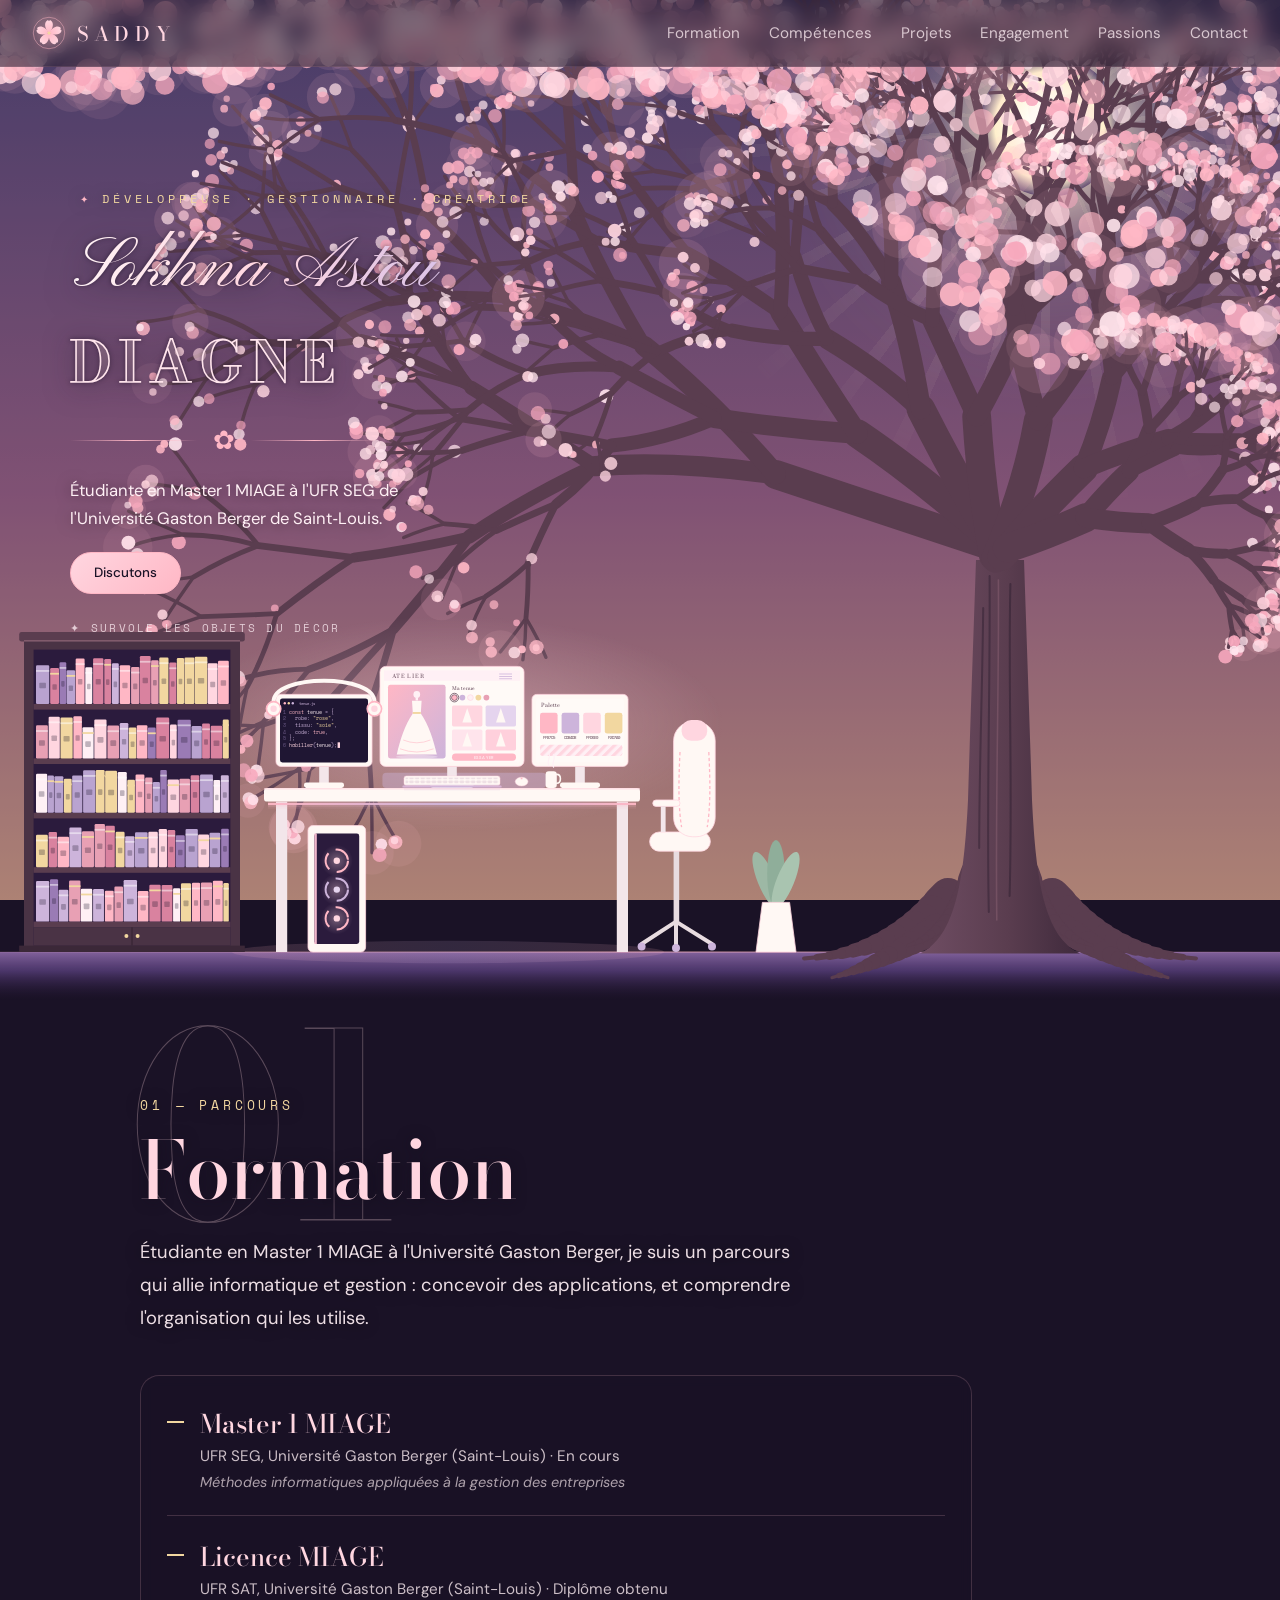
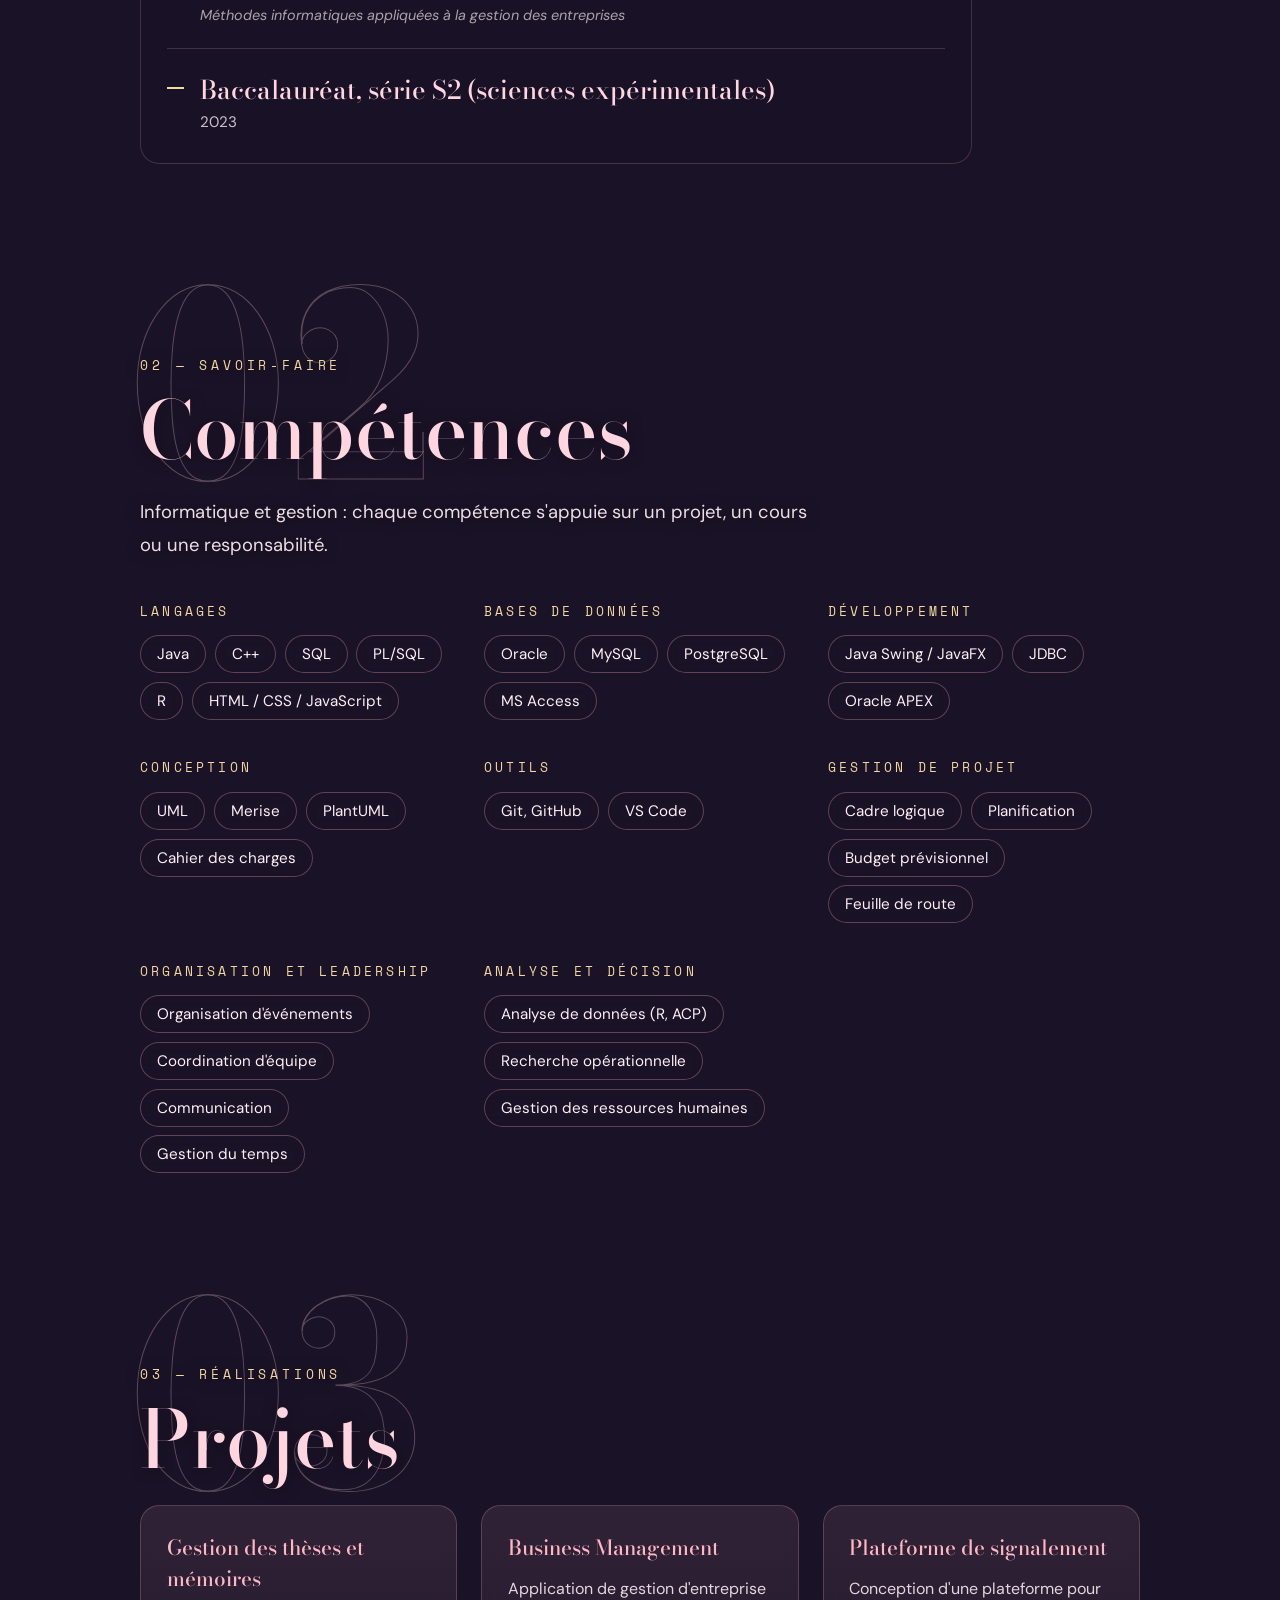
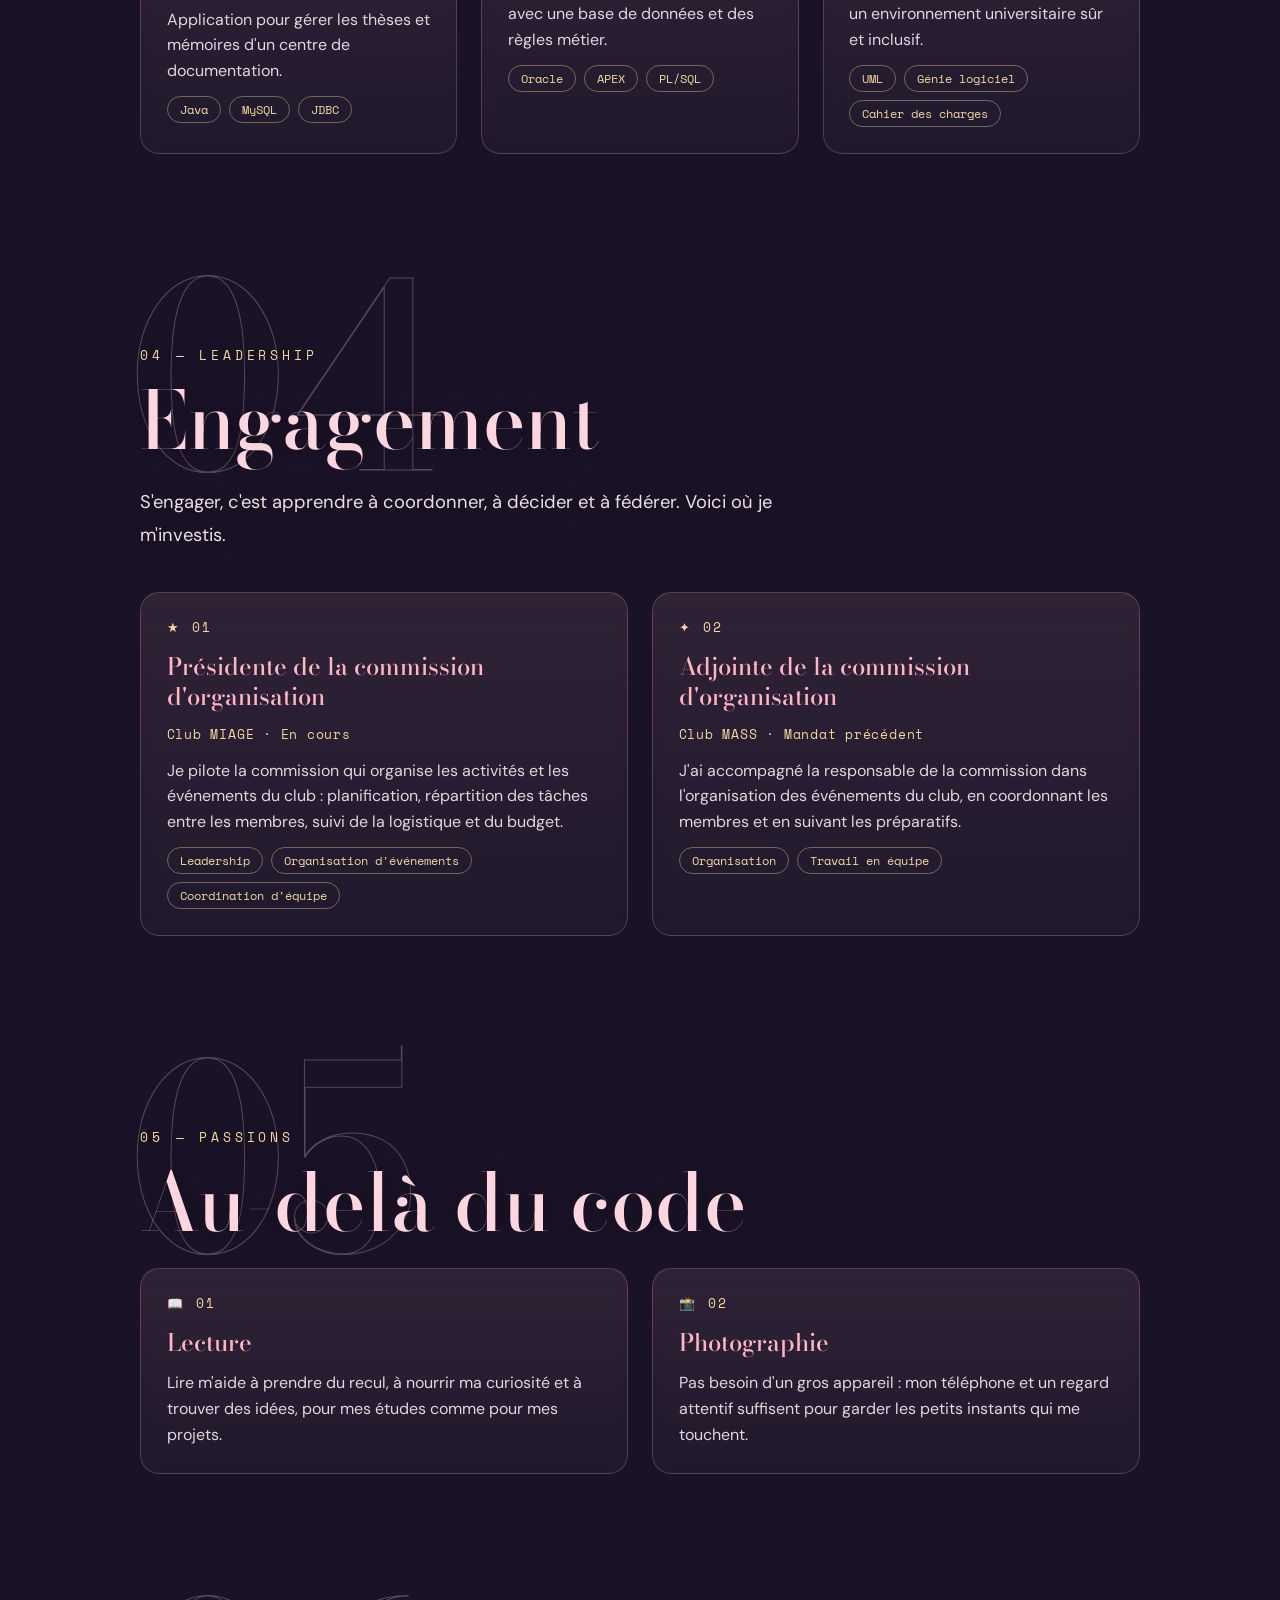
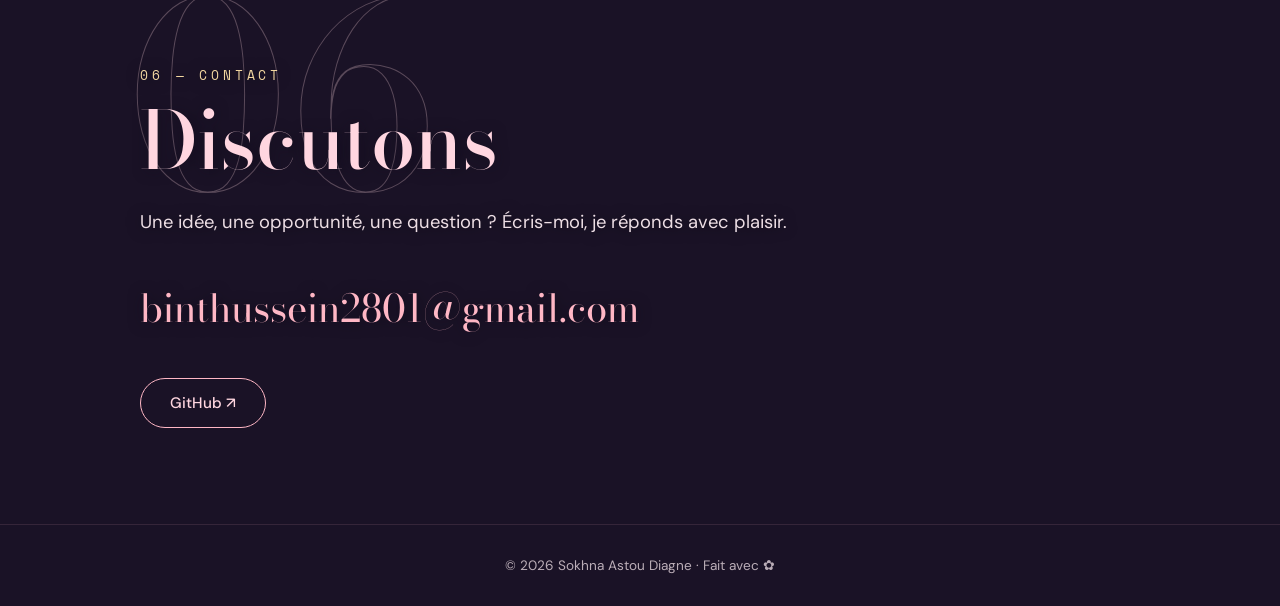
<file: index.html>
<!DOCTYPE html>
<html lang="fr">
  <head>
    <meta charset="UTF-8" />
    <meta name="viewport" content="width=device-width, initial-scale=1.0" />
    <title>Sokhna Astou Diagne · Portfolio</title>
        <meta name="description" content="Portfolio de Sokhna Astou Diagne : étudiante en Master 1 MIAGE, développeuse et gestionnaire." />
    <meta name="theme-color" content="#1a1226" />
    <meta property="og:type" content="website" />
    <meta property="og:title" content="Sokhna Astou Diagne · Portfolio" />
    <meta property="og:description" content="Étudiante en Master 1 MIAGE, développeuse et gestionnaire. Découvrez mon parcours et mes projets." />
    <link
      rel="icon"
      href="data:image/svg+xml,%3Csvg xmlns='http://www.w3.org/2000/svg' viewBox='0 0 40 40'%3E%3Crect width='40' height='40' rx='10' fill='%231a1226'/%3E%3Cg fill='%23ffb7c5'%3E%3Cellipse cx='20' cy='12' rx='5' ry='8'/%3E%3Cellipse cx='20' cy='12' rx='5' ry='8' transform='rotate(72 20 20)'/%3E%3Cellipse cx='20' cy='12' rx='5' ry='8' transform='rotate(144 20 20)'/%3E%3Cellipse cx='20' cy='12' rx='5' ry='8' transform='rotate(216 20 20)'/%3E%3Cellipse cx='20' cy='12' rx='5' ry='8' transform='rotate(288 20 20)'/%3E%3C/g%3E%3Ccircle cx='20' cy='20' r='2.6' fill='%23f2d7a0'/%3E%3C/svg%3E"
    />

    <link rel="preconnect" href="https://fonts.googleapis.com" />
    <link rel="preconnect" href="https://fonts.gstatic.com" crossorigin />
    <link
      href="https://fonts.googleapis.com/css2?family=Bodoni+Moda:wght@400;500;600&family=Pinyon+Script&family=DM+Sans:wght@400;500&family=Space+Mono&display=swap"
      rel="stylesheet"
    />

    <link rel="stylesheet" href="style.css" />
  </head>
  <body>
    <!-- ÉCRAN D'INTRO -->
    <div class="intro" id="intro">
      <!-- La fée -->
      <div class="intro-fee" id="intro-fee" aria-hidden="true">
        <svg viewBox="0 0 120 140" xmlns="http://www.w3.org/2000/svg">
          <defs>
            <linearGradient id="sc-ombre" x1="0" y1="0" x2="0" y2="1">
  <stop offset="0" stop-color="#8d6aa8" stop-opacity="0.9" />
  <stop offset="0.4" stop-color="#5b4180" stop-opacity="0.75" />
  <stop offset="1" stop-color="#2b1b3d" stop-opacity="0" />
</linearGradient>
            <linearGradient id="g-robe" x1="0" y1="0" x2="0" y2="1">
              <stop offset="0" stop-color="#ffd6e0" />
              <stop offset="1" stop-color="#cdb4db" stop-opacity="0.85" />
            </linearGradient>
            <radialGradient id="g-lueur">
              <stop offset="0" stop-color="#fff6d8" />
              <stop offset="1" stop-color="#f2d7a0" stop-opacity="0" />
            </radialGradient>
          </defs>

          <g class="aile aile-g">
            <ellipse cx="36" cy="31" rx="29" ry="7.5" transform="rotate(40.8 36 31)" fill="url(#g-aile)" stroke="#ffd6e0" stroke-opacity="0.6" stroke-width="0.6" />
            <ellipse cx="40" cy="64" rx="23" ry="6" transform="rotate(-37.9 40 64)" fill="url(#g-aile)" stroke="#ffd6e0" stroke-opacity="0.6" stroke-width="0.6" />
          </g>
          <g class="aile aile-d">
            <ellipse cx="84" cy="31" rx="29" ry="7.5" transform="rotate(-40.8 84 31)" fill="url(#g-aile)" stroke="#ffd6e0" stroke-opacity="0.6" stroke-width="0.6" />
            <ellipse cx="80" cy="64" rx="23" ry="6" transform="rotate(37.9 80 64)" fill="url(#g-aile)" stroke="#ffd6e0" stroke-opacity="0.6" stroke-width="0.6" />
          </g>

          <path d="M57 116 C56 124 58 130 57 137" fill="none" stroke="#8b5a3c" stroke-width="3.2" stroke-linecap="round" />
          <path d="M63 116 C66 123 65 130 67 136" fill="none" stroke="#8b5a3c" stroke-width="3.2" stroke-linecap="round" />

          <path d="M53 62 C46 84 40 102 30 124 C44 114 62 116 80 126 C74 104 69 82 67 62 Z" fill="url(#g-robe)" opacity="0.95" />
          <path d="M56 63 C52 90 54 110 60 134 C76 112 82 92 66 63 Z" fill="#fff0f5" opacity="0.25" />

          <path d="M51 49 C55 45.5 65 45.5 69 49 L68 53 L52 53 Z" fill="#8b5a3c" />
          <path d="M52 52 L68 52 L67 63 C63 65 57 65 53 63 Z" fill="url(#g-robe)" />

          <path d="M52 50 C45 57 41 65 40 74" fill="none" stroke="#8b5a3c" stroke-width="3.6" stroke-linecap="round" />
          <path d="M68 50 C76 49 83 45 89 38" fill="none" stroke="#8b5a3c" stroke-width="3.6" stroke-linecap="round" />

          <circle cx="91" cy="35" r="9" fill="url(#g-lueur)" />
          <circle cx="91" cy="35" r="2.6" fill="#fff6d8" />

          <path d="M57.8 40 h4.4 v7 h-4.4 z" fill="#8b5a3c" />
          <circle cx="60" cy="25" r="11" fill="#2b1b24" />
          <circle cx="60" cy="34" r="7.5" fill="#8b5a3c" />
                      <!-- Les pétales tombés sur le sol (créés par script.js) -->
            <g id="sol-petales"></g>
        </svg>
      </div>

      <div class="intro-contenu">
        <p class="intro-label" id="intro-label">&nbsp;</p>

        <p class="intro-compteur" id="intro-compteur">
          <span>0</span><span>0</span><span>0</span>
        </p>

        <p class="intro-coord">14.69°N · 17.44°W · Dakar</p>
        <p class="intro-passer">Cliquez ou appuyez sur une touche pour passer</p>
      </div>
    </div>

    <!-- LE CIEL : change avec le défilement (géré par script.js) -->
    <div class="ciel" id="ciel" aria-hidden="true">
      <div class="soleil"></div>
      <div class="ciel-etoiles" id="ciel-etoiles"></div>
    </div>

    <!-- Les pétales qui tombent sur toute la page (remplis par script.js) -->
    <div class="petales" aria-hidden="true"></div>

    <!-- MENU -->
    <header class="menu">
      <a href="#accueil" class="logo" aria-label="Retour à l'accueil">
        <svg class="logo-embleme" viewBox="0 0 40 40" aria-hidden="true">
          <defs>
            <linearGradient id="g-petale" x1="0" y1="0" x2="0" y2="1">
              <stop offset="0" stop-color="#ffd6e0" />
              <stop offset="1" stop-color="#ffb7c5" />
            </linearGradient>
            <path
              id="petale-logo"
              d="M20 20 C15 15 14 8 17.5 5.5 C18.8 4.6 19.6 5.2 20 6.2 C20.4 5.2 21.2 4.6 22.5 5.5 C26 8 25 15 20 20 Z"
            />
          </defs>
          <circle cx="20" cy="20" r="18.5" fill="none" stroke="#ffb7c5" stroke-opacity="0.55" stroke-width="1" />
          <g fill="url(#g-petale)">
            <use href="#petale-logo" />
            <use href="#petale-logo" transform="rotate(72 20 20)" />
            <use href="#petale-logo" transform="rotate(144 20 20)" />
            <use href="#petale-logo" transform="rotate(216 20 20)" />
            <use href="#petale-logo" transform="rotate(288 20 20)" />
          </g>
          <circle cx="20" cy="20" r="1.8" fill="#f2d7a0" />
        </svg>
        <span class="logo-texte">SADDY</span>
      </a>
            <nav>
        <a href="#formation">Formation</a>
        <a href="#competences">Compétences</a>
        <a href="#projets">Projets</a>
        <a href="#engagement">Engagement</a>
        <a href="#passions">Passions</a>
        <a href="#contact">Contact</a>
      </nav>
    </header>

    <main>
      <!-- ACCUEIL -->
      <section class="hero" id="accueil">
        <div class="hero-texte">
                   <p class="etiquette">Développeuse · Gestionnaire · Créatrice</p>

          <h1 class="nom">
            <span class="prenom">Sokhna Astou</span>
            <span class="nom-famille">Diagne</span>
          </h1>

          <div class="ornement" aria-hidden="true">
            <span class="trait"></span>
            <span class="fleur">✿</span>
            <span class="trait"></span>
          </div>

                   <p class="presentation">
            Étudiante en Master 1 MIAGE à l'UFR SEG de l'Université Gaston Berger de Saint&#8209;Louis.
          </p>

                  <div class="boutons">
            <a href="#contact" class="bouton">Discutons</a>
            <a href="#" class="bouton bouton-contour" id="lien-cv" download hidden>Télécharger mon CV</a>
          </div>
        </div>

        <!-- LA SCÈNE : cerisier à droite, bibliothèque et setup gaming à gauche -->
        <div class="scene" id="scene" aria-hidden="true">
          <svg id="scene-svg" viewBox="0 0 1600 1250" xmlns="http://www.w3.org/2000/svg">
            <defs>
              <linearGradient id="sc-ecorce" x1="0" y1="0" x2="1" y2="0">
                <stop offset="0" stop-color="#6f4d63" />
                <stop offset="0.55" stop-color="#5a3d4f" />
                <stop offset="1" stop-color="#3f2a3c" />
              </linearGradient>
              <linearGradient id="sc-sol" gradientUnits="userSpaceOnUse" x1="0" y1="0" x2="1600" y2="0">
                <stop offset="0" stop-color="#ffb7c5" stop-opacity="0.1" />
                <stop offset="0.5" stop-color="#ffb7c5" stop-opacity="0.55" />
                <stop offset="1" stop-color="#ffb7c5" stop-opacity="0.1" />
              </linearGradient>
              <linearGradient id="sc-ombre" x1="0" y1="0" x2="0" y2="1">
                <stop offset="0" stop-color="#120c1c" stop-opacity="0.35" />
                <stop offset="1" stop-color="#120c1c" stop-opacity="0.9" />
              </linearGradient>
              <radialGradient id="sc-lueur">
                <stop offset="0" stop-color="#ffd6e0" stop-opacity="0.35" />
                <stop offset="1" stop-color="#ffd6e0" stop-opacity="0" />
              </radialGradient>
              <linearGradient id="sc-led" gradientUnits="userSpaceOnUse" x1="330" y1="0" x2="800" y2="0">
                <stop offset="0" stop-color="#ffb7c5" />
                <stop offset="0.5" stop-color="#cdb4db" />
                <stop offset="1" stop-color="#ffb7c5" />
              </linearGradient>
              <linearGradient id="sc-ecran-mode" x1="0" y1="0" x2="1" y2="1">
                <stop offset="0" stop-color="#ffb7c5" />
                <stop offset="1" stop-color="#cdb4db" />
              </linearGradient>
              <pattern id="sc-touches" width="7" height="5" patternUnits="userSpaceOnUse">
                <rect x="0.7" y="0.6" width="5.4" height="3.4" rx="1" fill="#efe0e5" />
              </pattern>
              <pattern id="sc-rayures" width="8" height="8" patternUnits="userSpaceOnUse" patternTransform="rotate(45)">
                <rect width="8" height="8" fill="#fff0f5" />
                <rect width="4" height="8" fill="#ffd6e0" />
              </pattern>
            </defs>

            <!-- Le sol -->
            <rect x="0" y="1190" width="1600" height="60" fill="url(#sc-ombre)" />
            <line x1="0" y1="1190" x2="1600" y2="1190" stroke="url(#sc-sol)" stroke-width="2" />

            <!-- Le cerisier : racines, tronc, branches (remplis par script.js) -->
            <g id="arbre"></g>
            <!-- Le plafond de fleurs (rempli par script.js) -->
            <g id="canopee"></g>

            <!-- ====== CÔTÉ GAUCHE : LES OBJETS ====== -->

            <!-- Lueur des écrans sur le mur -->
            <ellipse cx="565" cy="905" rx="340" ry="135" fill="url(#sc-lueur)" />
            <ellipse cx="560" cy="1190" rx="270" ry="14" fill="url(#sc-led)" opacity="0.14" />

            <!-- La tour du PC, sous le bureau -->
            <g id="tour">
              <rect x="385" y="1032" width="72" height="158" rx="6" fill="#fff8f4" stroke="#ffd6e0" stroke-width="1" />
              <rect x="393" y="1042" width="56" height="138" rx="3" fill="#2b1b3d" />
              <circle cx="421" cy="1076" r="20" fill="url(#sc-lueur)" />
              <circle cx="421" cy="1076" r="14" fill="none" stroke="#ffb7c5" stroke-width="2.5" />
              <circle cx="421" cy="1076" r="4" fill="#ffd6e0" />
              <circle cx="421" cy="1112" r="20" fill="url(#sc-lueur)" />
              <circle cx="421" cy="1112" r="14" fill="none" stroke="#cdb4db" stroke-width="2.5" />
              <circle cx="421" cy="1112" r="4" fill="#e5d4ee" />
              <circle cx="421" cy="1148" r="20" fill="url(#sc-lueur)" />
              <circle cx="421" cy="1148" r="14" fill="none" stroke="#ffb7c5" stroke-width="2.5" />
              <circle cx="421" cy="1148" r="4" fill="#ffd6e0" />
              <rect x="393" y="1042" width="3" height="138" fill="url(#sc-led)" />
            </g>

            <!-- Le bureau blanc, avec sa LED rose et lavande -->
            <g id="bureau">
              <rect x="345" y="1002" width="14" height="188" fill="#f3e6ea" />
              <rect x="771" y="1002" width="14" height="188" fill="#f3e6ea" />
              <line x1="335" y1="1005" x2="795" y2="1005" stroke="url(#sc-led)" stroke-width="12" opacity="0.1" />
              <line x1="335" y1="1005" x2="795" y2="1005" stroke="url(#sc-led)" stroke-width="7" opacity="0.2" />
              <line x1="335" y1="1005" x2="795" y2="1005" stroke="url(#sc-led)" stroke-width="2.5" opacity="0.95" />
              <rect x="330" y="985" width="470" height="17" rx="4" fill="#fff8f4" />
              <rect x="330" y="985" width="470" height="2" rx="1" fill="#ffd6e0" opacity="0.7" />
              <rect x="478" y="966" width="205" height="19" rx="5" fill="#cdb4db" opacity="0.4" />
            </g>

            <!-- ÉCRAN DE GAUCHE : le code d'une tenue -->
            <g id="ecran-code">
              <rect x="399" y="958" width="12" height="22" fill="#f3e6ea" />
              <rect x="380" y="978" width="50" height="7" rx="3" fill="#fff8f4" />
              <rect x="345" y="868" width="120" height="90" rx="6" fill="#fff8f4" stroke="#ffd6e0" stroke-width="1" />
              <rect x="350" y="873" width="110" height="80" rx="3" fill="#1f1633" />
              <circle cx="356" cy="879" r="1.5" fill="#ffb7c5" />
              <circle cx="361" cy="879" r="1.5" fill="#f2d7a0" />
              <circle cx="366" cy="879" r="1.5" fill="#cdb4db" />
              <text x="374" y="881" font-family="'Space Mono', monospace" font-size="5.2" fill="#cdb4db">tenue.js</text>

              <g font-family="'Space Mono', monospace" font-size="6.2">
                <text x="357" y="892" text-anchor="end" fill="#6b5a85">1</text>
                <text x="357" y="900.3" text-anchor="end" fill="#6b5a85">2</text>
                <text x="357" y="908.6" text-anchor="end" fill="#6b5a85">3</text>
                <text x="357" y="916.9" text-anchor="end" fill="#6b5a85">4</text>
                <text x="357" y="925.2" text-anchor="end" fill="#6b5a85">5</text>
                <text x="357" y="933.5" text-anchor="end" fill="#6b5a85">6</text>

                <text x="361" y="892"><tspan fill="#ffb7c5">const</tspan> <tspan fill="#fff0f5">tenue</tspan> <tspan fill="#cdb4db">= {</tspan></text>
                <text x="361" y="900.3"><tspan dx="8" fill="#cdb4db">robe:</tspan> <tspan fill="#f2d7a0">"rose"</tspan><tspan fill="#cdb4db">,</tspan></text>
                <text x="361" y="908.6"><tspan dx="8" fill="#cdb4db">tissu:</tspan> <tspan fill="#f2d7a0">"soie"</tspan><tspan fill="#cdb4db">,</tspan></text>
                <text x="361" y="916.9"><tspan dx="8" fill="#cdb4db">code:</tspan> <tspan fill="#ffb7c5">true</tspan><tspan fill="#cdb4db">,</tspan></text>
                <text x="361" y="925.2" fill="#cdb4db">};</text>
                <text x="361" y="933.5"><tspan fill="#ffd6e0">habiller</tspan><tspan fill="#cdb4db">(</tspan><tspan fill="#fff0f5">tenue</tspan><tspan fill="#cdb4db">);</tspan></text>
              </g>
              <rect class="curseur" x="423" y="928" width="3" height="7" fill="#ffd6e0" />
            </g>

            <!-- ÉCRAN DU CENTRE : le dressing virtuel -->
            <g id="ecran-mode">
              <rect x="559" y="958" width="12" height="22" fill="#f3e6ea" />
              <rect x="538" y="978" width="54" height="7" rx="3" fill="#fff8f4" />
              <rect x="475" y="833" width="180" height="125" rx="7" fill="#fff8f4" stroke="#ffd6e0" stroke-width="1" />
              <rect x="480" y="838" width="170" height="115" rx="3" fill="#fffaf7" />

              <rect x="480" y="838" width="170" height="13" fill="#fff0f5" />
              <text x="490" y="847.5" font-family="'Bodoni Moda', serif" font-size="7" letter-spacing="1.5" fill="#5a3d4f">ATELIER</text>
              <rect x="624" y="842" width="16" height="1" fill="#cdb4db" />
              <rect x="624" y="845" width="16" height="1" fill="#cdb4db" />
              <rect x="624" y="848" width="16" height="1" fill="#cdb4db" />

              <!-- Le mannequin et sa robe -->
              <rect x="485" y="856" width="72" height="92" rx="3" fill="url(#sc-ecran-mode)" />
              <ellipse cx="521" cy="946" rx="26" ry="2.5" fill="#ffffff" opacity="0.35" />
              <circle cx="521" cy="868" r="4.2" fill="#fff0f5" />
              <rect x="519.5" y="871.5" width="3" height="4" fill="#fff0f5" />
              <path d="M515 876 H527 L526 892 C536 906 542 926 546 943 H496 C500 926 506 906 516 892 Z" fill="#fff8f4" />
              <rect x="516" y="890" width="10" height="2.4" fill="#f2d7a0" />
              <path d="M504 925 Q521 932 538 925" fill="none" stroke="#ffb7c5" stroke-width="0.9" opacity="0.8" />
              <path d="M500 936 Q521 944 542 936" fill="none" stroke="#ffb7c5" stroke-width="0.9" opacity="0.8" />

              <!-- Couleurs, tenues et bouton -->
              <text x="565" y="862" font-family="'Bodoni Moda', serif" font-size="6.4" fill="#5a3d4f">Ma tenue</text>
              <circle cx="568" cy="872" r="3.6" fill="#ffb7c5" stroke="#5a3d4f" stroke-width="0.8" />
              <circle cx="578" cy="872" r="3.6" fill="#cdb4db" />
              <circle cx="588" cy="872" r="3.6" fill="#fff0f5" stroke="#ffd6e0" stroke-width="0.8" />
              <circle cx="598" cy="872" r="3.6" fill="#f2d7a0" />
              <circle cx="608" cy="872" r="3.6" fill="#e8a0b4" />

              <rect x="565" y="882" width="38" height="26" rx="2" fill="#ffd6e0" />
              <rect x="607" y="882" width="38" height="26" rx="2" fill="#e5d4ee" />
              <rect x="565" y="912" width="38" height="26" rx="2" fill="#ffe4ec" />
              <rect x="607" y="912" width="38" height="26" rx="2" fill="#ffd0dc" />
              <path d="M584 885 L590 903 H578 Z" fill="#fff8f4" />
              <path d="M626 885 L632 903 H620 Z" fill="#fff8f4" />
              <path d="M584 915 L590 933 H578 Z" fill="#fff8f4" />
              <path d="M626 915 L632 933 H620 Z" fill="#fff8f4" />

              <rect x="565" y="942" width="80" height="9" rx="4.5" fill="#ffb7c5" />
              <text x="605" y="948.6" text-anchor="middle" font-family="'DM Sans', sans-serif" font-size="5.2" letter-spacing="1" fill="#ffffff">ESSAYER</text>
            </g>

            <!-- ÉCRAN DE DROITE : la palette de couleurs -->
            <g id="ecran-palette">
              <rect x="719" y="958" width="12" height="22" fill="#f3e6ea" />
              <rect x="700" y="978" width="50" height="7" rx="3" fill="#fff8f4" />
              <rect x="665" y="868" width="120" height="90" rx="6" fill="#fff8f4" stroke="#ffd6e0" stroke-width="1" />
              <rect x="670" y="873" width="110" height="80" rx="3" fill="#fffaf7" />
              <text x="676" y="884" font-family="'Bodoni Moda', serif" font-size="7" fill="#5a3d4f">Palette</text>

              <rect x="675" y="891" width="22" height="26" rx="3" fill="#ffb7c5" />
              <rect x="702" y="891" width="22" height="26" rx="3" fill="#cdb4db" />
              <rect x="729" y="891" width="22" height="26" rx="3" fill="#ffd6e0" />
              <rect x="756" y="891" width="22" height="26" rx="3" fill="#f2d7a0" />
              <g font-family="'Space Mono', monospace" font-size="4.4" fill="#5a3d4f" text-anchor="middle">
                <text x="686" y="924">FFB7C5</text>
                <text x="713" y="924">CDB4DB</text>
                <text x="740" y="924">FFD6E0</text>
                <text x="767" y="924">F2D7A0</text>
              </g>
              <rect x="675" y="931" width="103" height="14" rx="3" fill="url(#sc-rayures)" />
            </g>

            <!-- Le casque, posé sur l'écran de gauche -->
            <g id="casque">
              <path d="M342 878 C340 842 470 842 468 878" fill="none" stroke="#fff8f4" stroke-width="5" stroke-linecap="round" />
              <circle cx="342" cy="886" r="9" fill="#fff8f4" stroke="#ffb7c5" stroke-width="2" />
              <circle cx="342" cy="886" r="4" fill="#ffd6e0" />
              <circle cx="468" cy="886" r="9" fill="#fff8f4" stroke="#ffb7c5" stroke-width="2" />
              <circle cx="468" cy="886" r="4" fill="#ffd6e0" />
            </g>

            <!-- Clavier, souris, tasse -->
            <g id="accessoires">
              <rect x="505" y="970" width="120" height="12" rx="3" fill="#fff8f4" stroke="#ffd6e0" stroke-width="0.6" />
              <rect x="507" y="972" width="116" height="8" fill="url(#sc-touches)" />
              <line x1="505" y1="984" x2="625" y2="984" stroke="url(#sc-led)" stroke-width="8" opacity="0.15" />
              <rect x="503" y="982" width="124" height="2.5" rx="1.2" fill="url(#sc-led)" />

              <ellipse cx="652" cy="977" rx="8" ry="5.5" fill="#fff8f4" stroke="#ffd6e0" stroke-width="0.6" />
              <circle cx="652" cy="973" r="1.2" fill="#ffb7c5" />

              <path d="M686 957 C683 951 689 947 686 941" class="vapeur" fill="none" stroke="#fff0f5" stroke-width="1.4" stroke-linecap="round" />
              <path d="M692 959 C689 953 695 949 692 943" class="vapeur vapeur-2" fill="none" stroke="#fff0f5" stroke-width="1.4" stroke-linecap="round" />
              <rect x="682" y="964" width="14" height="21" rx="4" fill="#fff8f4" />
              <path d="M696 968 C702 968 702 979 696 979" fill="none" stroke="#fff8f4" stroke-width="2" stroke-linecap="round" />
            </g>

            <!-- La chaise gaming blanche, tirée à droite du bureau -->
            <g id="chaise">
              <rect x="842" y="1062" width="7" height="90" fill="#e8dce0" />
              <line x1="845" y1="1152" x2="802" y2="1180" stroke="#e8dce0" stroke-width="5" stroke-linecap="round" />
              <line x1="845" y1="1152" x2="890" y2="1180" stroke="#e8dce0" stroke-width="5" stroke-linecap="round" />
              <line x1="845" y1="1152" x2="845" y2="1182" stroke="#e8dce0" stroke-width="5" stroke-linecap="round" />
              <circle cx="802" cy="1183" r="5" fill="#cdb4db" />
              <circle cx="845" cy="1185" r="5" fill="#cdb4db" />
              <circle cx="890" cy="1183" r="5" fill="#cdb4db" />
              <rect x="812" y="1040" width="76" height="24" rx="12" fill="#fff8f4" stroke="#ffd6e0" stroke-width="1" />
              <rect x="842" y="902" width="52" height="144" rx="24" fill="#fff8f4" stroke="#ffd6e0" stroke-width="1" />
              <rect x="852" y="900" width="32" height="26" rx="12" fill="#ffd6e0" />
              <path d="M850 940 C848 980 848 1010 852 1034" fill="none" stroke="#ffb7c5" stroke-width="1.6" stroke-dasharray="4 3" />
              <path d="M886 940 C888 980 888 1010 884 1034" fill="none" stroke="#ffb7c5" stroke-width="1.6" stroke-dasharray="4 3" />
              <rect x="816" y="1000" width="34" height="8" rx="4" fill="#fff8f4" stroke="#ffd6e0" stroke-width="1" />
              <rect x="826" y="1008" width="6" height="32" fill="#f3e6ea" />
            </g>

            <!-- Une petite plante -->
            <g id="plante">
              <ellipse cx="970" cy="1098" rx="11" ry="38" transform="rotate(-22 970 1130)" fill="#9db8a5" />
              <ellipse cx="970" cy="1092" rx="11" ry="42" fill="#8fae9a" />
              <ellipse cx="970" cy="1098" rx="11" ry="38" transform="rotate(22 970 1130)" fill="#a9c4b0" />
              <path d="M945 1190 L953 1128 H987 L995 1190 Z" fill="#fff8f4" stroke="#ffd6e0" stroke-width="1" />
            </g>

            <!-- La bibliothèque en bois prune, pleine de livres -->
            <g id="bibliotheque">
              <rect x="24" y="790" width="282" height="12" rx="3" fill="#5a3d4f" />
              <rect x="30" y="800" width="270" height="390" fill="#4a3345" />
              <rect x="42" y="812" width="246" height="370" fill="#2b1b3d" />
              <rect x="30" y="800" width="270" height="2" fill="#ffb7c5" opacity="0.3" />

              <rect x="42" y="880" width="246" height="7" fill="#5a3d4f" />
              <rect x="42" y="948" width="246" height="7" fill="#5a3d4f" />
              <rect x="42" y="1016" width="246" height="7" fill="#5a3d4f" />
              <rect x="42" y="1084" width="246" height="7" fill="#5a3d4f" />
              <rect x="42" y="1152" width="246" height="7" fill="#5a3d4f" />

              <!-- Les livres (créés par script.js) -->
              <g id="bibliotheque-livres"></g>

              <rect x="42" y="1159" width="246" height="23" fill="#4a3345" />
              <line x1="165" y1="1159" x2="165" y2="1182" stroke="#3b2838" stroke-width="2" />
              <circle cx="158" cy="1170" r="2.5" fill="#f2d7a0" />
              <circle cx="172" cy="1170" r="2.5" fill="#f2d7a0" />
              <rect x="24" y="1182" width="282" height="8" fill="#3b2838" />
            </g>
          </svg>
        </div>
      </section>
      <!-- FORMATION -->
      <section class="section" id="formation">
        <div class="conteneur">
          <span class="numero-fond" aria-hidden="true">01</span>
          <p class="surtitre">01 — Parcours</p>
          <h2 class="titre-section">Formation</h2>

          <!-- À MODIFIER : ta présentation en quelques lignes -->
          <p class="texte-principal">
            Étudiante en Master 1 MIAGE à l'Université Gaston Berger, je suis
            un parcours qui allie informatique et gestion : concevoir des
            applications, et comprendre l'organisation qui les utilise.
          </p>

          <div class="formation-liste" id="liste-formations"></div>
        </div>
      </section>

      <!-- COMPÉTENCES -->
      <section class="section" id="competences">
        <div class="conteneur">
          <span class="numero-fond" aria-hidden="true">02</span>
          <p class="surtitre">02 — Savoir-faire</p>
          <h2 class="titre-section">Compétences</h2>

          <p class="texte-principal">
            Informatique et gestion : chaque compétence s'appuie sur un projet,
            un cours ou une responsabilité.
          </p>

          <div class="competences" id="liste-competences"></div>
          <p class="langues" id="langues" hidden></p>
        </div>
      </section>

      <!-- PROJETS (construits à partir de donnees.js) -->
      <section class="section" id="projets">
        <div class="conteneur">
          <span class="numero-fond" aria-hidden="true">03</span>
          <p class="surtitre">03 — Réalisations</p>
          <h2 class="titre-section">Projets</h2>

          <div class="grille" id="liste-projets"></div>
        </div>
      </section>

      <!-- ENGAGEMENT -->
      <section class="section" id="engagement">
        <div class="conteneur">
          <span class="numero-fond" aria-hidden="true">04</span>
          <p class="surtitre">04 — Leadership</p>
          <h2 class="titre-section">Engagement</h2>

          <p class="texte-principal">
            S'engager, c'est apprendre à coordonner, à décider et à fédérer.
            Voici où je m'investis.
          </p>

          <div class="grille" id="liste-engagements"></div>
        </div>
      </section>

      <!-- PASSIONS : AU-DELÀ DU CODE -->
      <section class="section" id="passions">
        <div class="conteneur">
          <span class="numero-fond" aria-hidden="true">05</span>
          <p class="surtitre">05 — Passions</p>
          <h2 class="titre-section">Au-delà du code</h2>

          <div class="grille-passions" id="liste-passions"></div>

        </div>
      </section>

      <!-- CONTACT -->
      <section class="section" id="contact">
        <div class="conteneur">
          <span class="numero-fond" aria-hidden="true">06</span>
          <p class="surtitre">06 — Contact</p>
          <h2 class="titre-section">Discutons</h2>
          <p class="texte-principal">
            Une idée, une opportunité, une question ? Écris-moi, je réponds avec
            plaisir.
          </p>

                  <a href="#" class="email" id="lien-email" hidden></a>

          <div class="boutons">
            <a href="#" class="bouton bouton-contour" id="lien-github" target="_blank" rel="noopener" hidden>GitHub ↗</a>
            <a href="#" class="bouton bouton-contour" id="lien-linkedin" target="_blank" rel="noopener" hidden>LinkedIn ↗</a>
          </div>
        </div>
      </section>
    </main>

    <footer class="pied">
      <p>© 2026 Sokhna Astou Diagne · Fait avec ✿</p>
    </footer>

    <script src="donnees.js"></script>
    <script src="script.js"></script>
        <link rel="stylesheet" href="vie.css" />
            <script src="vie.js"></script>
  </body>
</html>
</file>
<file: style.css>
:root {
  --fond: #1a1226;
  --texte: #fff0f5;
  --petale: #ffb7c5;
  --rose-doux: #ffd6e0;
  --lavande: #cdb4db;
  --or: #f2d7a0;
}

* {
  margin: 0;
  padding: 0;
  box-sizing: border-box;
}

html {
  scroll-behavior: smooth;
}

body {
  min-height: 100vh;
  font-family: "DM Sans", sans-serif;
  color: var(--texte);
  background: var(--fond);
}

/* Le contenu passe au-dessus du ciel et des pétales */
main,
.pied {
  position: relative;
  z-index: 1;
}

/* Un petit ombrage pour que les textes restent lisibles sur le ciel */
.presentation,
.texte-principal,
.bloc-texte,
.etiquette,
.surtitre,
.titre-section,
.bloc-titre {
  text-shadow: 0 1px 14px rgba(18, 12, 28, 0.55);
}

/* ---------- LE CIEL (change avec le défilement) ---------- */
.ciel {
  --ciel-haut: rgb(93, 81, 137);
  --ciel-milieu: rgb(176, 112, 154);
  --ciel-bas: rgb(240, 181, 154);
  --soleil-y: 16%;
  --soleil-couleur: rgb(255, 240, 205);
  --etoiles: 0;
  position: fixed;
  inset: 0;
  z-index: -1;
  overflow: hidden;
  background: linear-gradient(to bottom, var(--ciel-haut) 0%, var(--ciel-milieu) 55%, var(--ciel-bas) 100%);
}

/* Un voile sombre léger : garde les textes clairs lisibles */
.ciel::before {
  content: "";
  position: absolute;
  inset: 0;
  background: rgba(18, 12, 28, 0.3);
}

.soleil {
  position: absolute;
  left: var(--soleil-x, 82%);
  top: var(--soleil-y);
  width: clamp(100px, 11vw, 160px);
  aspect-ratio: 1;
  transform: translate(-50%, -50%);
  border-radius: 50%;
  /* Le disque : un cœur très clair, puis la couleur du soleil, avec un bord très doux */
  background: radial-gradient(
    circle,
    #fffef6 0%,
    #fffef6 22%,
    var(--soleil-couleur) 55%,
    transparent 72%
  );
  /* Deux lueurs, une proche et une très large */
  box-shadow:
    0 0 50px 20px color-mix(in srgb, var(--soleil-couleur) 55%, transparent),
    0 0 150px 80px color-mix(in srgb, var(--soleil-couleur) 28%, transparent);
}

/* Les rayons : très doux, ils tournent lentement */
.soleil::after {
  content: "";
  position: absolute;
  inset: -300%;
  z-index: -1;
  border-radius: 50%;
  background: repeating-conic-gradient(
    from 0deg,
    color-mix(in srgb, var(--soleil-couleur) 26%, transparent) 0deg 2.5deg,
    transparent 2.5deg 12deg
  );
  -webkit-mask-image: radial-gradient(circle, transparent 9%, #000 14%, transparent 56%);
  mask-image: radial-gradient(circle, transparent 9%, #000 14%, transparent 56%);
  opacity: 0.5;
  animation: rayonner 240s linear infinite;
}

@keyframes rayonner {
  to {
    transform: rotate(360deg);
  }
}

@media (prefers-reduced-motion: reduce) {
  .soleil::after {
    animation: none;
  }
}

.ciel-etoiles {
  position: absolute;
  inset: 0 0 35% 0;
  opacity: var(--etoiles);
}

.etoile {
  position: absolute;
  border-radius: 50%;
  background: #fff0f5;
  animation: scintiller 3s ease-in-out infinite alternate;
}

@keyframes scintiller {
  from {
    opacity: 0.25;
  }
  to {
    opacity: 1;
  }
}

/* ---------- MENU ---------- */
.menu {
  position: fixed;
  top: 0;
  left: 0;
  right: 0;
  z-index: 10;
  display: flex;
  justify-content: space-between;
  align-items: center;
  padding: 1rem 2rem;
  background: rgba(26, 18, 38, 0.55);
  backdrop-filter: blur(10px);
  border-bottom: 1px solid rgba(255, 183, 197, 0.12);
}

.logo {
  display: flex;
  align-items: center;
  gap: 0.7rem;
  text-decoration: none;
}

.logo-embleme {
  width: 34px;
  height: 34px;
  flex-shrink: 0;
  filter: drop-shadow(0 0 8px rgba(255, 183, 197, 0.45));
  transition: transform 0.6s ease;
}

.logo:hover .logo-embleme {
  transform: rotate(72deg);
}

.logo-texte {
  font-family: "Bodoni Moda", serif;
  font-weight: 500;
  font-size: 1.25rem;
  letter-spacing: 0.28em;
  color: var(--rose-doux);
}

.menu nav {
  display: flex;
  gap: 1.8rem;
}

.menu nav a {
  position: relative;
  color: var(--texte);
  text-decoration: none;
  font-size: 0.95rem;
  opacity: 0.75;
  transition: opacity 0.3s, color 0.3s;
}

.menu nav a:hover,
.menu nav a.actif {
  opacity: 1;
  color: var(--petale);
}

.menu nav a::after {
  content: "";
  position: absolute;
  left: 0;
  bottom: -6px;
  width: 100%;
  height: 1px;
  background: var(--petale);
  transform: scaleX(0);
  transition: transform 0.3s;
}

.menu nav a.actif::after {
  transform: scaleX(1);
}

/* ---------- ACCUEIL : TEXTE À GAUCHE, SCÈNE EN DESSOUS ET À DROITE ---------- */
.hero {
  position: relative;
  overflow: hidden;
  aspect-ratio: 16 / 12.5; /* même proportion que le dessin de la scène */
}

.scene {
  position: absolute;
  inset: 0;
  pointer-events: none;
}

.scene svg {
  display: block;
  width: 100%;
  height: 100%;
}

.hero-texte {
  position: absolute;
  z-index: 2;
  left: 5.5%;
  top: 19%;
  width: 42%;
  display: flex;
  flex-direction: column;
  align-items: flex-start;
  gap: clamp(0.7rem, 1.5vw, 1.4rem);
  text-align: left;
}

.etiquette {
  font-family: "Space Mono", monospace;
  font-size: clamp(0.6rem, 0.9vw, 0.75rem);
  letter-spacing: 0.35em;
  text-transform: uppercase;
  color: var(--or);
}

.etiquette::before,
.etiquette::after {
  content: "✦";
  color: var(--petale);
  font-size: 0.6rem;
  margin: 0 1em;
}

.nom {
  display: flex;
  flex-direction: column;
  align-items: flex-start;
  gap: 0.4rem;
}

.prenom {
  font-family: "Pinyon Script", cursive;
  font-weight: 400;
  font-size: clamp(2.6rem, 5.6vw, 6rem);
  line-height: 1.2;
  padding: 0 0.2em 0 0.05em;
  /* Plus clair que les fleurs : crème, rose très pâle, lavande pâle */
  background: linear-gradient(90deg, #fff3f6, #ffd6e0 50%, #d9c2e8);
  -webkit-background-clip: text;
  background-clip: text;
  color: transparent;
  /* Un halo sombre et doux détache les lettres de ce qu'il y a derrière */
  filter: drop-shadow(0 0 2px rgba(18, 12, 28, 0.55)) drop-shadow(0 4px 16px rgba(18, 12, 28, 0.5));
}

.nom-famille {
  font-family: "Bodoni Moda", serif;
  font-weight: 600;
  font-size: clamp(1.9rem, 4.4vw, 4.8rem);
  letter-spacing: 0.14em;
  text-transform: uppercase;
  background: linear-gradient(180deg, rgba(255, 214, 224, 0.35), rgba(205, 180, 219, 0.08));
  -webkit-background-clip: text;
  background-clip: text;
  color: transparent;
  -webkit-text-stroke: 1.6px #ffe4ec;
  filter: drop-shadow(0 0 2px rgba(18, 12, 28, 0.6)) drop-shadow(0 3px 14px rgba(18, 12, 28, 0.5));
}

.presentation {
  max-width: 30rem;
  font-size: clamp(0.85rem, 1.3vw, 1.15rem);
  line-height: 1.7;
  color: var(--texte);
  text-wrap: balance;
}
.ornement {
  display: flex;
  align-items: center;
  gap: 1rem;
  width: clamp(180px, 24vw, 360px);
}

.trait {
  flex: 1;
  height: 1px;
  background: linear-gradient(90deg, transparent, var(--petale), transparent);
}

.fleur {
  color: var(--petale);
  font-size: 1.6rem;
  animation: tourner 6s linear infinite;
}

@keyframes tourner {
  to {
    transform: rotate(360deg);
  }
}


.hero .boutons {
  justify-content: flex-start;
  margin-top: 0;
}

.hero .bouton {
  padding: clamp(0.55rem, 0.9vw, 0.85rem) clamp(1rem, 1.8vw, 1.8rem);
  font-size: clamp(0.8rem, 1.05vw, 0.95rem);
}

/* ---------- LA SCÈNE : ANIMATIONS ---------- */
.branche-balance {
  animation: balancer 7s ease-in-out infinite alternate;
}

@keyframes balancer {
  from {
    transform: rotate(calc(var(--amplitude) * -1));
  }
  to {
    transform: rotate(var(--amplitude));
  }
}

.petale-arbre {
  position: absolute;
  background: linear-gradient(135deg, var(--rose-doux), var(--petale));
  border-radius: 150% 0 150% 0;
  pointer-events: none;
  animation-name: tomber, tournoyer;
  animation-timing-function: linear, ease-in-out;
  animation-iteration-count: infinite, infinite;
  animation-direction: normal, alternate;
}

@keyframes tomber {
  0% {
    top: var(--depart);
    opacity: 0;
  }
  8% {
    opacity: 0.9;
  }
  85% {
    opacity: 0.9;
  }
  100% {
    top: 95%;
    opacity: 0;
  }
}

@keyframes tournoyer {
  from {
    transform: translateX(0) rotate(0deg);
  }
  to {
    transform: translateX(var(--derive)) rotate(200deg);
  }
}

.vapeur {
  animation: vapeur 3.2s ease-in-out infinite;
}

.vapeur-2 {
  animation-delay: 1.4s;
}

@keyframes vapeur {
  0% {
    opacity: 0;
    transform: translateY(4px);
  }
  40% {
    opacity: 0.7;
  }
  100% {
    opacity: 0;
    transform: translateY(-8px);
  }
}

.curseur {
  animation: clignoter 1s steps(2) infinite;
}

@keyframes clignoter {
  50% {
    opacity: 0;
  }
}

/* Quand l'accueil n'est plus à l'écran, tout s'arrête (économie de batterie) */
.scene.en-pause .branche-balance,
.scene.en-pause .petale-arbre,
.scene.en-pause .vapeur,
.scene.en-pause .curseur {
  animation-play-state: paused;
}

/* ---------- BOUTONS ---------- */
.boutons {
  display: flex;
  flex-wrap: wrap;
  justify-content: center;
  gap: 1rem;
  margin-top: 0.6rem;
}

.bouton {
  padding: 0.85rem 1.8rem;
  border-radius: 999px;
  border: 1px solid var(--petale);
  background: linear-gradient(135deg, var(--rose-doux), var(--petale));
  color: var(--fond);
  font-weight: 500;
  font-size: 0.95rem;
  text-decoration: none;
  transition: transform 0.3s, box-shadow 0.3s, background 0.3s;
}

.bouton:hover {
  transform: translateY(-3px);
  box-shadow: 0 8px 25px rgba(255, 183, 197, 0.3);
}

.bouton-contour {
  background: transparent;
  color: var(--rose-doux);
}

.bouton-contour:hover {
  background: rgba(255, 183, 197, 0.12);
}

/* ---------- SECTIONS ---------- */
.section {
  padding: 6rem 1.5rem;
  scroll-margin-top: 4rem;
}

.conteneur {
  max-width: 1000px;
  margin: 0 auto;
}

.surtitre {
  font-family: "Space Mono", monospace;
  font-size: 0.8rem;
  letter-spacing: 0.3em;
  text-transform: uppercase;
  color: var(--or);
  margin-bottom: 0.8rem;
}

.titre-section {
  font-family: "Bodoni Moda", serif;
  font-weight: 500;
  font-size: clamp(2rem, 5vw, 3.4rem);
  color: var(--rose-doux);
  margin-bottom: 1.5rem;
}

.texte-principal {
  max-width: 42rem;
  font-size: 1.15rem;
  line-height: 1.8;
  margin-bottom: 2.5rem;
  color: rgba(255, 240, 245, 0.92);
}

/* ---------- CARTES (fond sombre pour rester lisibles sur le ciel) ---------- */
.grille {
  display: grid;
  grid-template-columns: repeat(auto-fit, minmax(260px, 1fr));
  gap: 1.5rem;
}

.carte,
.livre,
.photo {
  background:
    linear-gradient(180deg, rgba(255, 183, 197, 0.1), rgba(205, 180, 219, 0.04)),
    rgba(26, 18, 38, 0.45);
  backdrop-filter: blur(6px);
  border: 1px solid rgba(255, 183, 197, 0.22);
}

.carte {
  display: flex;
  flex-direction: column;
  gap: 0.8rem;
  padding: 1.6rem;
  border-radius: 1.2rem;
  transition: transform 0.3s, border-color 0.3s;
}

.carte:hover {
  transform: translateY(-5px);
  border-color: rgba(255, 183, 197, 0.55);
}

.carte h3 {
  font-family: "Bodoni Moda", serif;
  font-weight: 500;
  font-size: 1.3rem;
  color: var(--petale);
}

.carte p {
  line-height: 1.6;
  color: rgba(255, 240, 245, 0.88);
}

.tags {
  display: flex;
  flex-wrap: wrap;
  gap: 0.5rem;
  list-style: none;
}

.tags li {
  padding: 0.25rem 0.75rem;
  border-radius: 999px;
  border: 1px solid rgba(242, 215, 160, 0.4);
  font-family: "Space Mono", monospace;
  font-size: 0.72rem;
  color: var(--or);
}

.lien-carte {
  margin-top: auto;
  color: var(--petale);
  text-decoration: none;
  font-size: 0.95rem;
}

.lien-carte:hover {
  text-decoration: underline;
}

/* ---------- CONTACT ---------- */
.email {
  display: inline-block;
  margin-bottom: 2rem;
  font-family: "Bodoni Moda", serif;
  font-size: clamp(1.4rem, 4vw, 2.4rem);
  color: var(--petale);
  text-decoration: none;
  word-break: break-all;
  text-shadow: 0 1px 14px rgba(18, 12, 28, 0.55);
}

.email:hover {
  color: var(--rose-doux);
}

#contact .boutons {
  justify-content: flex-start;
}

/* ---------- PIED DE PAGE ---------- */
.pied {
  padding: 2rem 1.5rem;
  text-align: center;
  font-size: 0.85rem;
  color: rgba(255, 240, 245, 0.7);
  border-top: 1px solid rgba(255, 183, 197, 0.12);
}

/* ---------- PÉTALES QUI TOMBENT (SUR TOUTE LA PAGE) ---------- */
.petales {
  position: fixed;
  inset: 0;
  overflow: hidden;
  pointer-events: none;
  z-index: 0;
}

.petale {
  position: absolute;
  top: -10vh;
  background: linear-gradient(135deg, var(--rose-doux), var(--petale));
  border-radius: 150% 0 150% 0;
  opacity: 0.8;
  animation-name: chute;
  animation-timing-function: linear;
  animation-iteration-count: infinite;
}

@keyframes chute {
  0% {
    transform: translate(0, 0) rotate(0deg);
    opacity: 0;
  }
  10% {
    opacity: 0.8;
  }
  50% {
    transform: translate(var(--balancement), 55vh) rotate(180deg);
  }
  100% {
    transform: translate(calc(var(--balancement) * -1), 110vh) rotate(360deg);
    opacity: 0;
  }
}

/* ---------- SECTION PASSIONS ---------- */
.bloc {
  margin-top: 3.5rem;
}

.bloc-titre {
  display: flex;
  align-items: center;
  gap: 0.8rem;
  margin-bottom: 0.8rem;
  font-family: "Bodoni Moda", serif;
  font-weight: 500;
  font-size: 1.7rem;
  color: var(--petale);
}

.bloc-texte {
  max-width: 40rem;
  margin-bottom: 1.8rem;
  line-height: 1.8;
  color: rgba(255, 240, 245, 0.9);
}

.livres {
  display: grid;
  grid-template-columns: repeat(auto-fit, minmax(250px, 1fr));
  gap: 1.2rem;
}

.livre {
  display: flex;
  gap: 1rem;
  padding: 1.2rem;
  border-radius: 1rem;
  transition: transform 0.3s, border-color 0.3s;
}

.livre:hover {
  transform: translateY(-4px);
  border-color: rgba(255, 183, 197, 0.55);
}

.livre-dos {
  flex-shrink: 0;
  width: 10px;
  border-radius: 6px;
  background: linear-gradient(180deg, var(--petale), var(--lavande));
}

.livre h4 {
  font-family: "Bodoni Moda", serif;
  font-weight: 500;
  font-size: 1.1rem;
  color: var(--rose-doux);
}

.livre .auteur {
  margin: 0.2rem 0 0.6rem;
  font-family: "Space Mono", monospace;
  font-size: 0.75rem;
  color: var(--or);
}

.livre p {
  font-size: 0.95rem;
  line-height: 1.5;
  color: rgba(255, 240, 245, 0.88);
}

.galerie {
  display: grid;
  grid-template-columns: repeat(auto-fit, minmax(220px, 1fr));
  gap: 1.8rem;
}

.photo {
  padding: 0.6rem;
  border-radius: 1.2rem;
  transition: transform 0.4s;
}

.photo:nth-child(odd) {
  transform: rotate(-1.5deg);
}

.photo:nth-child(even) {
  transform: rotate(1.5deg);
}

.photo:hover {
  transform: rotate(0deg) translateY(-6px) scale(1.02);
}

.photo img,
.photo-vide {
  display: block;
  width: 100%;
  aspect-ratio: 4 / 5;
  object-fit: cover;
  border-radius: 0.8rem;
}

.photo-vide {
  display: flex;
  align-items: center;
  justify-content: center;
  font-size: 2.2rem;
  border: 1px dashed rgba(255, 183, 197, 0.4);
  background: rgba(255, 183, 197, 0.05);
}

.photo figcaption {
  padding: 0.7rem 0.3rem 0.2rem;
  text-align: center;
  font-family: "Space Mono", monospace;
  font-size: 0.75rem;
  letter-spacing: 0.1em;
  color: var(--or);
}

.photo.cachee {
  display: none;
}

.photo.cliquable {
  cursor: zoom-in;
}

.photo.cliquable:focus-visible {
  outline: 2px solid var(--petale);
  outline-offset: 4px;
}

.galerie-actions {
  display: flex;
  justify-content: center;
  margin-top: 2.2rem;
}

.galerie-actions[hidden] {
  display: none;
}

.galerie-actions button {
  font-family: inherit;
  cursor: pointer;
}

/* ---------- AGRANDISSEMENT DES PHOTOS ---------- */
body.fige {
  overflow: hidden;
}

.lightbox {
  position: fixed;
  inset: 0;
  z-index: 90;
  display: flex;
  align-items: center;
  justify-content: center;
  gap: 1rem;
  padding: 1.5rem;
  background: rgba(18, 12, 28, 0.94);
  backdrop-filter: blur(6px);
}

.lightbox[hidden] {
  display: none;
}

.lightbox-fig {
  display: flex;
  flex-direction: column;
  align-items: center;
  gap: 0.9rem;
  max-width: min(90vw, 1000px);
}

.lightbox-fig img {
  max-width: 100%;
  max-height: 78vh;
  object-fit: contain;
  border-radius: 1rem;
  border: 1px solid rgba(255, 183, 197, 0.3);
  box-shadow: 0 0 40px rgba(255, 183, 197, 0.15);
}

.lightbox-fig figcaption {
  font-family: "Space Mono", monospace;
  font-size: 0.8rem;
  letter-spacing: 0.12em;
  text-align: center;
  color: var(--or);
}

.lightbox-nav,
.lightbox-fermer {
  flex-shrink: 0;
  width: 3rem;
  height: 3rem;
  border-radius: 50%;
  border: 1px solid rgba(255, 183, 197, 0.4);
  background: rgba(255, 183, 197, 0.08);
  color: var(--rose-doux);
  font-size: 1.6rem;
  line-height: 1;
  cursor: pointer;
  transition: background 0.3s;
}

.lightbox-nav:hover,
.lightbox-fermer:hover {
  background: rgba(255, 183, 197, 0.22);
}

.lightbox-fermer {
  position: absolute;
  top: 1.2rem;
  right: 1.2rem;
  font-size: 1.2rem;
}

/* ---------- ÉCRAN D'INTRO ---------- */
body.chargement {
  overflow: hidden;
}

.intro {
  --progres: 0;
  position: fixed;
  inset: 0;
  z-index: 100;
  background: #120c1c;
  cursor: pointer;
  transition:
    opacity 2s ease 0.5s,
    visibility 0s linear 2.5s;
  /* Filet de sécurité : si le JavaScript ne marche pas, l'écran disparaît seul */
  animation: secours 1s ease 15s forwards;
}

.intro.ouverture {
  opacity: 0;
  visibility: hidden;
  pointer-events: none;
}

@keyframes secours {
  to {
    opacity: 0;
    visibility: hidden;
    pointer-events: none;
  }
}

.intro::before {
  content: "";
  position: absolute;
  inset: 0;
  background: radial-gradient(circle at 50% 50%, rgba(255, 183, 197, 0.2), transparent 55%);
  opacity: var(--progres);
  pointer-events: none;
}

.intro-fee {
  position: absolute;
  top: 0;
  left: 0;
  z-index: 1;
  width: clamp(64px, 9vw, 96px);
  filter: drop-shadow(0 0 14px rgba(255, 183, 197, 0.5));
  will-change: transform;
}

.intro-fee svg {
  display: block;
  width: 100%;
}

.aile {
  transform-origin: 60px 50px;
  animation: battre 0.22s ease-in-out infinite alternate;
}

.aile-g {
  --a: -10deg;
  --b: 14deg;
}

.aile-d {
  --a: 10deg;
  --b: -14deg;
}

@keyframes battre {
  from {
    transform: rotate(var(--a));
  }
  to {
    transform: rotate(var(--b));
  }
}

.intro-contenu {
  position: absolute;
  inset: 0;
  z-index: 2;
  display: flex;
  flex-direction: column;
  align-items: center;
  justify-content: center;
  gap: 1.6rem;
  padding: 1rem;
  text-align: center;
  transition: opacity 0.9s ease;
}

.intro.ouverture .intro-contenu {
  opacity: 0;
}

.intro-label,
.intro-coord,
.intro-passer {
  font-family: "Space Mono", monospace;
  text-transform: uppercase;
}

.intro-label {
  min-height: 1.5em;
  font-size: clamp(0.7rem, 2.2vw, 0.9rem);
  letter-spacing: 0.35em;
  color: rgba(255, 240, 245, 0.65);
}

.intro-coord {
  font-size: clamp(0.65rem, 2vw, 0.85rem);
  letter-spacing: 0.3em;
  color: rgba(255, 240, 245, 0.5);
}

.intro-passer {
  margin-top: 0.8rem;
  font-size: 0.65rem;
  letter-spacing: 0.25em;
  color: rgba(255, 240, 245, 0.3);
}

.intro-compteur {
  display: flex;
  justify-content: center;
  font-family: "Bodoni Moda", serif;
  font-weight: 400;
  font-size: clamp(5rem, 20vw, 13rem);
  line-height: 1;
}

.intro-compteur span {
  display: inline-block;
  width: 0.66em;
  text-align: center;
  background: linear-gradient(180deg, #fff0f5 10%, var(--rose-doux) 45%, var(--petale) 90%);
  -webkit-background-clip: text;
  background-clip: text;
  color: transparent;
  filter: drop-shadow(0 0 22px rgba(255, 183, 197, 0.25));
}

.etincelle {
  position: absolute;
  z-index: 1;
  color: var(--petale);
  text-shadow: 0 0 10px currentColor;
  pointer-events: none;
  animation: etinceler 1.1s ease-out forwards;
}

@keyframes etinceler {
  0% {
    opacity: 0.9;
    transform: translate(0, 0) scale(1) rotate(0deg);
  }
  100% {
    opacity: 0;
    transform: translate(var(--dx), var(--dy)) scale(0.2) rotate(180deg);
  }
}

/* ---------- APPARITIONS ---------- */
.hero-texte > * {
  animation: monter 1s ease both;
}

.scene {
  animation: monter 1.6s ease 0.3s both;
}

/* Tant que l'intro est là, l'accueil attend */
body.chargement .hero-texte > *,
body.chargement .scene {
  animation-play-state: paused;
}

.hero-texte > :nth-child(1) { animation-delay: 0.1s; }
.hero-texte > :nth-child(2) { animation-delay: 0.3s; }
.hero-texte > :nth-child(3) { animation-delay: 0.6s; }
.hero-texte > :nth-child(4) { animation-delay: 0.8s; }
.hero-texte > :nth-child(5) { animation-delay: 1s; }

@keyframes monter {
  from {
    opacity: 0;
    translate: 0 25px;
  }
  to {
    opacity: 1;
    translate: 0 0;
  }
}

.attente {
  opacity: 0;
}

.apparait {
  opacity: 0;
  translate: 0 20px;
  transition:
    opacity 0.9s ease var(--delai, 0s),
    translate 0.9s ease var(--delai, 0s),
    transform 0.4s,
    border-color 0.3s;
}

.apparait.visible {
  opacity: 1;
  translate: 0 0;
}

/* ---------- TABLETTE ET TÉLÉPHONE ---------- */
@media (max-width: 900px) {
  /* La scène passe au-dessus, puis le texte en dessous */
  .hero {
    aspect-ratio: auto;
    display: flex;
    flex-direction: column;
    padding-top: 4.2rem;
  }

  .scene {
    position: relative;
    inset: auto;
    order: -1;
    width: 100%;
    aspect-ratio: 16 / 12.5;
  }

  .hero-texte {
    position: static;
    width: auto;
    padding: 1.5rem 1.5rem 3rem;
  }

  .presentation {
    font-size: 1.05rem;
  }
}

@media (max-width: 600px) {
  .menu {
    padding: 0.8rem 1rem;
  }

  .menu nav {
    gap: 1rem;
  }

  .menu nav a {
    font-size: 0.85rem;
  }

  .logo-texte {
    font-size: 1.05rem;
  }

  .lightbox {
    padding-bottom: 5rem;
  }

  .lightbox-nav {
    position: absolute;
    bottom: 1.2rem;
  }

  .lightbox-prec {
    left: 1.2rem;
  }

  .lightbox-suiv {
    right: 1.2rem;
  }
}

/* ---------- POUR CELLES ET CEUX QUI PRÉFÈRENT ÉVITER LES ANIMATIONS ---------- */
@media (prefers-reduced-motion: reduce) {
  .intro {
    display: none;
  }

  .hero-texte > *,
  .scene {
    animation: none;
  }

  .petales,
  .petale-arbre {
    display: none;
  }

  .branche-balance,
  .vapeur,
  .curseur,
  .etoile {
    animation: none;
  }

  .attente {
    opacity: 1;
  }

  .apparait {
    opacity: 1;
    translate: none;
    transition: none;
  }
}
/* ---------- NOUVELLES SECTIONS : FORMATION, COMPÉTENCES, ENGAGEMENT, PASSIONS ---------- */

/* Des titres de section plus grands */
.titre-section {
  font-size: clamp(2.4rem, 6.5vw, 5rem);
  line-height: 1.05;
}

.conteneur {
  position: relative;
}

/* Le grand numéro en contour, derrière le titre */
.numero-fond {
  position: absolute;
  left: -0.05em;
  top: -0.38em;
  z-index: -1;
  font-family: "Bodoni Moda", serif;
  font-weight: 500;
  font-size: clamp(7rem, 20vw, 16rem);
  line-height: 1;
  color: transparent;
  -webkit-text-stroke: 1px rgba(255, 214, 224, 0.28);
  pointer-events: none;
  user-select: none;
}

/* --- Formation --- */
.formation-liste {
  display: flex;
  flex-direction: column;
  max-width: 52rem;
  padding: 0.4rem 1.6rem;
  border-radius: 1.2rem;
  background: rgba(26, 18, 38, 0.45);
  backdrop-filter: blur(6px);
  border: 1px solid rgba(255, 183, 197, 0.18);
}

.formation-item {
  display: flex;
  gap: 1rem;
  padding: 1.5rem 0;
}

.formation-item + .formation-item {
  border-top: 1px solid rgba(255, 183, 197, 0.18);
}

.formation-tiret {
  flex-shrink: 0;
  width: 1.1rem;
  height: 2px;
  margin-top: 0.9rem;
  background: var(--or);
}

.formation-item h3 {
  font-family: "Bodoni Moda", serif;
  font-weight: 500;
  font-size: clamp(1.15rem, 2.4vw, 1.6rem);
  line-height: 1.3;
  color: var(--rose-doux);
}

.formation-infos {
  margin-top: 0.4rem;
  font-size: 0.95rem;
  color: rgba(255, 240, 245, 0.78);
}

.formation-detail {
  margin-top: 0.4rem;
  font-size: 0.9rem;
  font-style: italic;
  color: rgba(255, 240, 245, 0.65);
}

/* --- Compétences --- */
.competences {
  display: grid;
  grid-template-columns: repeat(auto-fit, minmax(270px, 1fr));
  gap: 2.4rem 2rem;
}

.categorie-nom {
  margin-bottom: 0.9rem;
  font-family: "Space Mono", monospace;
  font-weight: 400;
  font-size: 0.8rem;
  letter-spacing: 0.25em;
  text-transform: uppercase;
  color: var(--or);
}

.pastilles {
  display: flex;
  flex-wrap: wrap;
  gap: 0.55rem;
  list-style: none;
}

.pastilles li {
  padding: 0.5rem 1rem;
  border-radius: 999px;
  border: 1px solid rgba(255, 183, 197, 0.3);
  background: rgba(26, 18, 38, 0.5);
  backdrop-filter: blur(6px);
  font-size: 0.95rem;
  color: var(--texte);
  transition: border-color 0.3s, background 0.3s, transform 0.3s;
}

.pastilles li:hover {
  border-color: var(--petale);
  background: rgba(255, 183, 197, 0.14);
  transform: translateY(-2px);
}

.langues {
  margin-top: 2.4rem;
  font-size: 1rem;
  color: rgba(255, 240, 245, 0.9);
  text-shadow: 0 1px 14px rgba(18, 12, 28, 0.55);
}

.langues strong {
  color: var(--rose-doux);
}

/* --- Cartes d'engagement et de passions --- */
.carte .carte-etiquette {
  font-family: "Space Mono", monospace;
  font-size: 0.8rem;
  letter-spacing: 0.2em;
  color: var(--or);
}

.carte .carte-infos {
  font-family: "Space Mono", monospace;
  font-size: 0.8rem;
  letter-spacing: 0.06em;
  color: var(--or);
}

.carte-engagement h3,
.carte-passion h3 {
  font-size: 1.5rem;
  line-height: 1.25;
}

.grille-passions {
  display: grid;
  grid-template-columns: repeat(auto-fit, minmax(300px, 1fr));
  gap: 1.5rem;
}

/* Les petites tuiles de chiffres (facultatives) */
.tuiles {
  display: grid;
  grid-template-columns: repeat(auto-fit, minmax(120px, 1fr));
  gap: 0.8rem;
  margin-top: 0.4rem;
}

.tuile {
  display: flex;
  flex-direction: column;
  gap: 0.3rem;
  padding: 1rem;
  border-radius: 0.9rem;
  background: rgba(255, 183, 197, 0.08);
  border: 1px solid rgba(255, 183, 197, 0.2);
}

.tuile strong {
  font-family: "Bodoni Moda", serif;
  font-weight: 500;
  font-size: clamp(1.8rem, 3.5vw, 2.6rem);
  line-height: 1;
  color: var(--rose-doux);
}

.tuile span {
  font-family: "Space Mono", monospace;
  font-size: 0.72rem;
  color: var(--or);
}

/* --- Menu à 6 liens : sur petit écran, il défile --- */
@media (max-width: 700px) {
  .menu {
    gap: 1rem;
  }

  .logo-texte {
    display: none;
  }

  .menu nav {
    gap: 1rem;
    overflow-x: auto;
    white-space: nowrap;
    scrollbar-width: none;
  }

  .menu nav::-webkit-scrollbar {
    display: none;
  }

  .menu nav a {
    font-size: 0.85rem;
  }
}
</file>
<file: vie.css>
/* =====================================================
   DÉCOR VIVANT ET OBJETS CLIQUABLES
   ===================================================== */

/* Les textes de l'accueil laissent passer la souris vers les objets du décor (sauf les boutons) */
.hero-texte {
  pointer-events: none;
}

.hero-texte a,
.hero-texte button {
  pointer-events: auto;
}

.astuce {
  margin-top: 0.4rem;
  font-family: "Space Mono", monospace;
  font-size: 0.7rem;
  letter-spacing: 0.2em;
  text-transform: uppercase;
  color: rgba(255, 240, 245, 0.75);
}

/* ---------- OBJETS CLIQUABLES ---------- */
.objet-cliquable {
  pointer-events: auto;
  cursor: pointer;
  outline: none;
  transition: filter 0.3s ease;
}

.objet-cliquable:hover,
.objet-cliquable:focus-visible {
  filter: drop-shadow(0 0 8px rgba(255, 214, 224, 0.95)) brightness(1.1);
}

/* Zone invisible sur le tronc : elle capte la souris même si elle est transparente */
#vie-arbre-zone {
  pointer-events: all;
}

/* Le halo qui s'allume derrière le tronc quand on survole l'arbre */
#vie-arbre-halo {
  opacity: 0;
  transition: opacity 0.4s ease;
  pointer-events: none;
}

/* L'étiquette qui suit la souris */
.info-objet {
  position: fixed;
  top: 0;
  left: 0;
  z-index: 60;
  padding: 0.55rem 0.9rem;
  border-radius: 0.8rem;
  background: rgba(26, 18, 38, 0.88);
  backdrop-filter: blur(6px);
  border: 1px solid rgba(255, 183, 197, 0.45);
  color: var(--texte);
  line-height: 1.4;
  white-space: nowrap;
  pointer-events: none;
  opacity: 0;
  transition: opacity 0.2s ease;
}

.info-objet.visible {
  opacity: 1;
}

.info-objet strong {
  display: block;
  font-family: "Bodoni Moda", serif;
  font-weight: 500;
  font-size: 1rem;
  color: var(--rose-doux);
}

.info-objet span {
  font-family: "Space Mono", monospace;
  font-size: 0.7rem;
  color: var(--or);
}

/* ---------- LE DÉCOR S'ANIME ---------- */

/* La LED du bureau et celle du clavier respirent */
#bureau line[stroke-width="12"],
#bureau line[stroke-width="7"],
#accessoires line[stroke-width="8"] {
  animation: led-respire 3.4s ease-in-out infinite alternate;
}

#accessoires rect[fill="url(#sc-led)"] {
  animation: led-clavier 2.6s ease-in-out infinite alternate;
}

@keyframes led-respire {
  from {
    opacity: 0.05;
  }
  to {
    opacity: 0.3;
  }
}

@keyframes led-clavier {
  from {
    opacity: 0.55;
  }
  to {
    opacity: 1;
  }
}

/* Les ventilateurs de la tour tournent */
#tour circle[r="14"] {
  stroke-dasharray: 22 10;
  transform-box: fill-box;
  transform-origin: center;
  animation: ventilo 2.2s linear infinite;
}

@keyframes ventilo {
  to {
    transform: rotate(360deg);
  }
}

/* La plante se balance, accrochée à son pot */
#plante {
  transform-box: fill-box;
  transform-origin: 50% 100%;
  animation: plante-balance 5.5s ease-in-out infinite alternate;
}

@keyframes plante-balance {
  from {
    transform: rotate(-1.6deg);
  }
  to {
    transform: rotate(1.8deg);
  }
}

/* La robe du mannequin, sur l'écran du milieu, prend les couleurs de la palette */
#ecran-mode path[d^="M515 876"] {
  animation: robe-couleur 10s ease-in-out infinite;
}

@keyframes robe-couleur {
  0%, 18% { fill: #ffb7c5; }
  20%, 38% { fill: #cdb4db; }
  40%, 58% { fill: #fff0f5; }
  60%, 78% { fill: #f2d7a0; }
  80%, 98% { fill: #e8a0b4; }
  100% { fill: #ffb7c5; }
}

/* L'anneau qui désigne la couleur choisie */
.anneau-couleur {
  animation: anneau-couleur 10s ease-in-out infinite;
}

@keyframes anneau-couleur {
  0%, 18% { transform: translateX(0); }
  20%, 38% { transform: translateX(10px); }
  40%, 58% { transform: translateX(20px); }
  60%, 78% { transform: translateX(30px); }
  80%, 98% { transform: translateX(40px); }
  100% { transform: translateX(0); }
}

/* Les lucioles */
.luciole {
  position: absolute;
  width: 5px;
  height: 5px;
  border-radius: 50%;
  background: #f9e7b0;
  box-shadow: 0 0 8px 3px rgba(242, 215, 160, 0.7);
  opacity: 0;
  pointer-events: none;
  animation: luciole var(--duree, 9s) ease-in-out infinite;
  animation-delay: var(--delai, 0s);
}

@keyframes luciole {
  0% {
    opacity: 0;
    transform: translate(0, 0);
  }
  20% {
    opacity: 0.9;
  }
  50% {
    opacity: 0.35;
    transform: translate(var(--dx), var(--dy));
  }
  80% {
    opacity: 0.9;
  }
  100% {
    opacity: 0;
    transform: translate(calc(var(--dx) * -0.6), calc(var(--dy) * -1.2));
  }
}

/* Les nuages, dans le ciel */
.nuage {
  position: absolute;
  left: -45vw;
  border-radius: 50%;
  background: radial-gradient(ellipse at center, rgba(255, 230, 238, 0.3), transparent 68%);
  filter: blur(8px);
  animation: nuage var(--duree, 180s) linear infinite;
  animation-delay: var(--delai, 0s);
}

@keyframes nuage {
  from {
    transform: translateX(0);
  }
  to {
    transform: translateX(175vw);
  }
}

/* Quand l'accueil n'est plus à l'écran, tout se met en pause (économie de batterie) */
.scene.en-pause #tour circle[r="14"],
.scene.en-pause #plante,
.scene.en-pause .luciole,
.scene.en-pause .anneau-couleur,
.scene.en-pause #ecran-mode path[d^="M515 876"],
.scene.en-pause #bureau line,
.scene.en-pause #accessoires line,
.scene.en-pause #accessoires rect {
  animation-play-state: paused;
}

/* Pour celles et ceux qui préfèrent éviter les animations */
@media (prefers-reduced-motion: reduce) {
  #bureau line,
  #accessoires line,
  #accessoires rect,
  #tour circle[r="14"],
  #plante,
  #ecran-mode path[d^="M515 876"],
  .anneau-couleur {
    animation: none;
  }

  .luciole,
  .nuage {
    display: none;
  }
}
</file>
